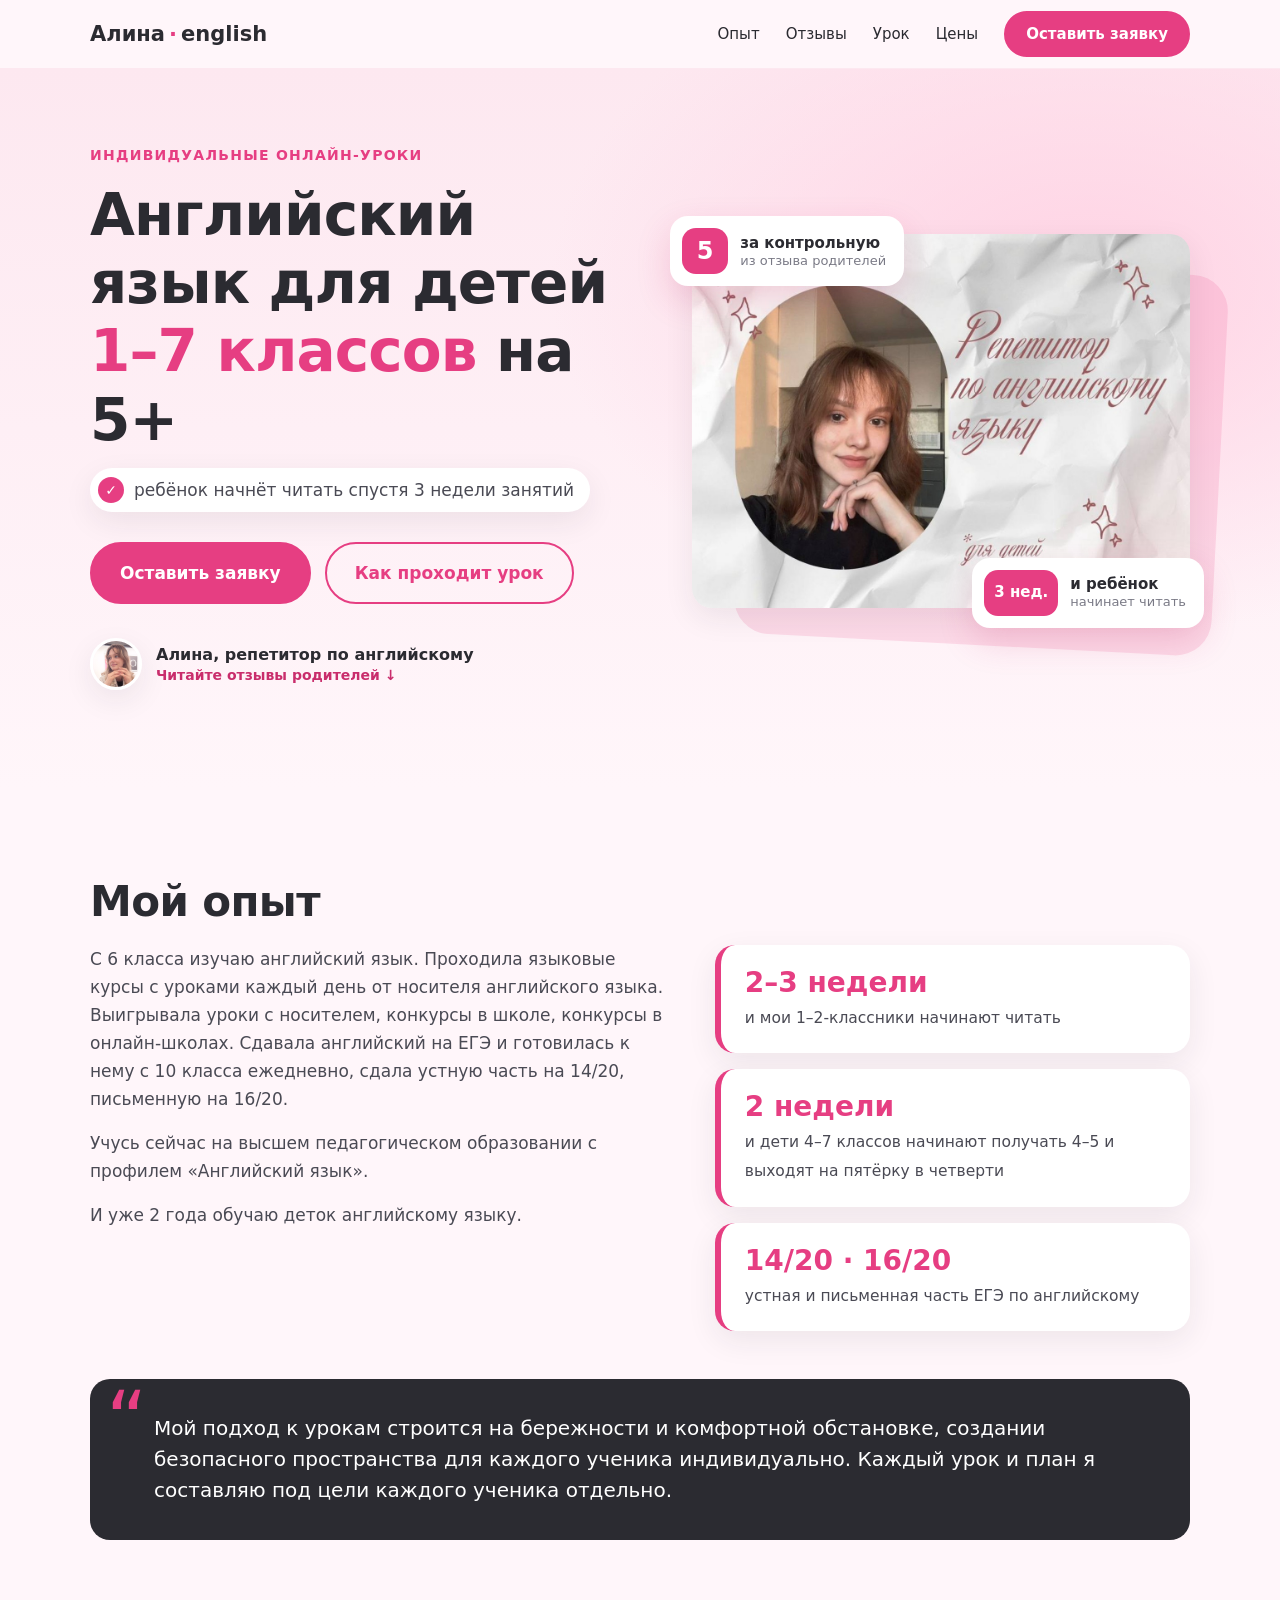
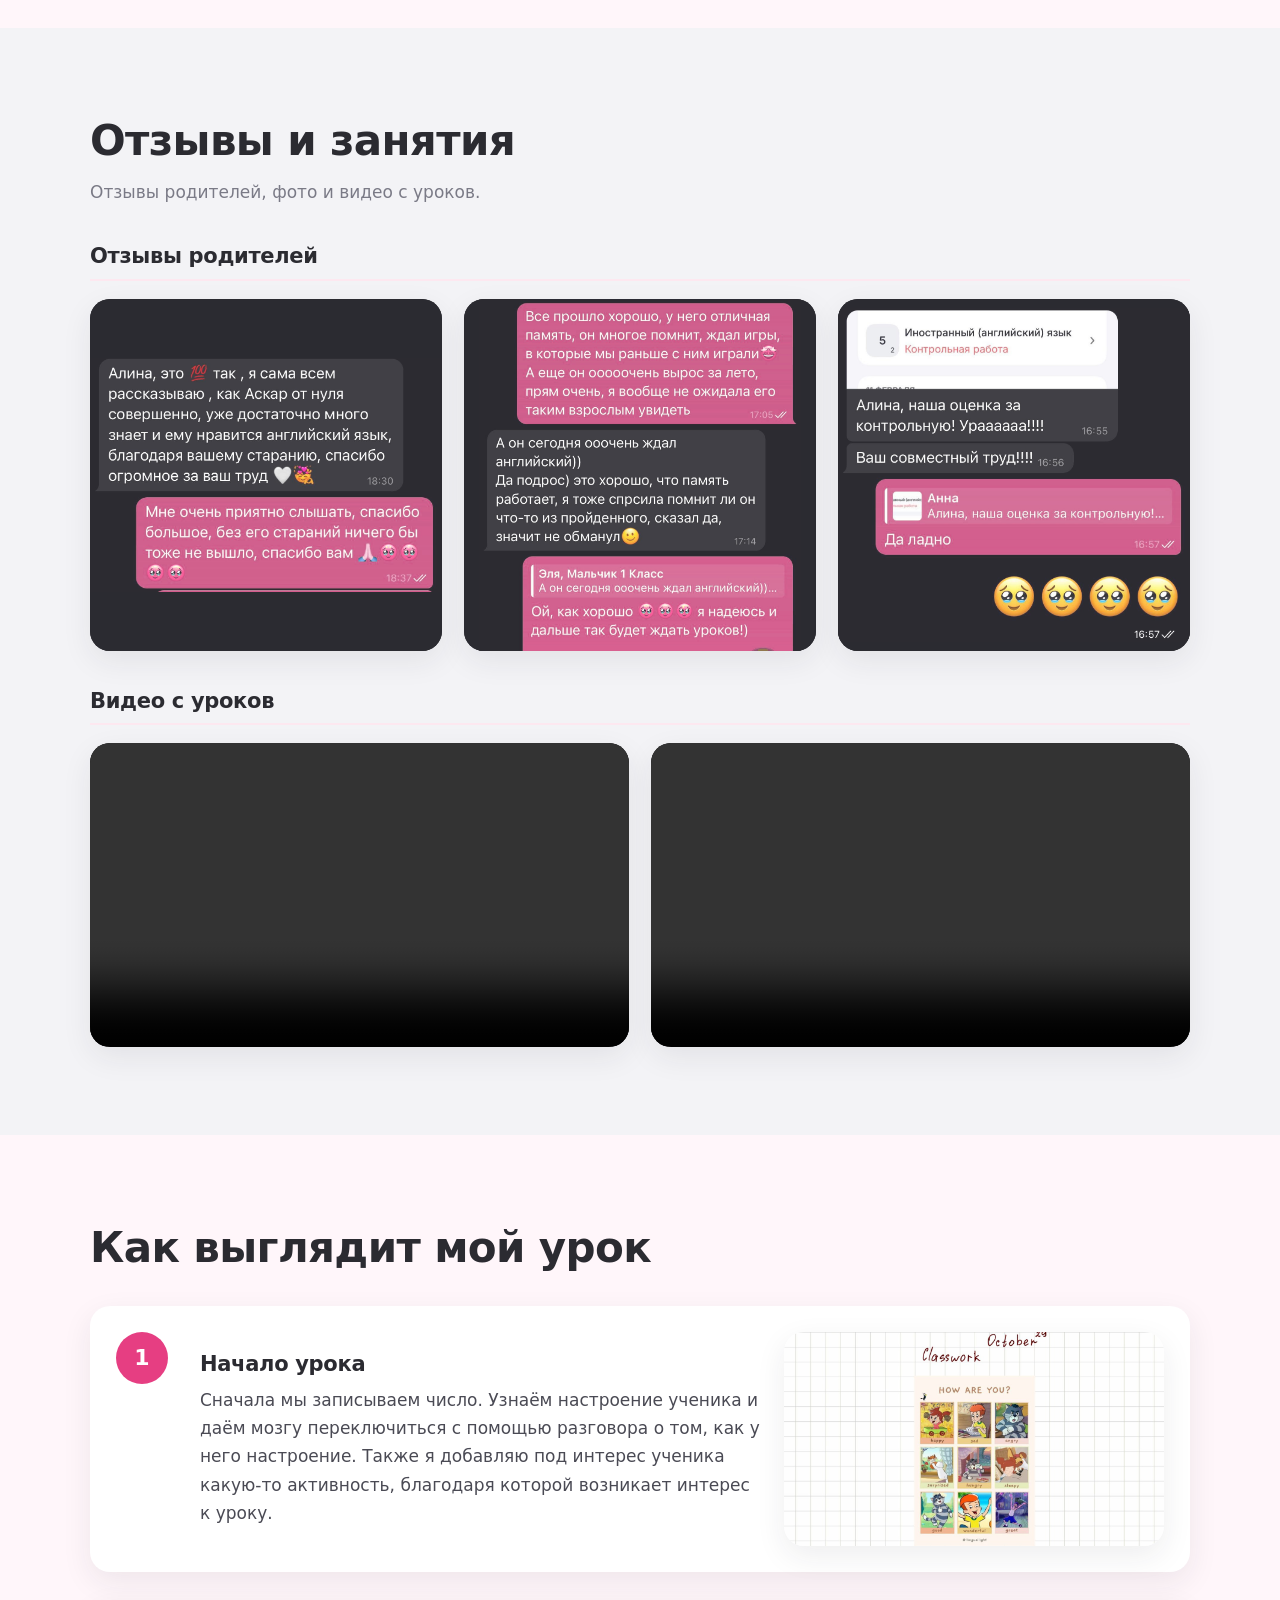
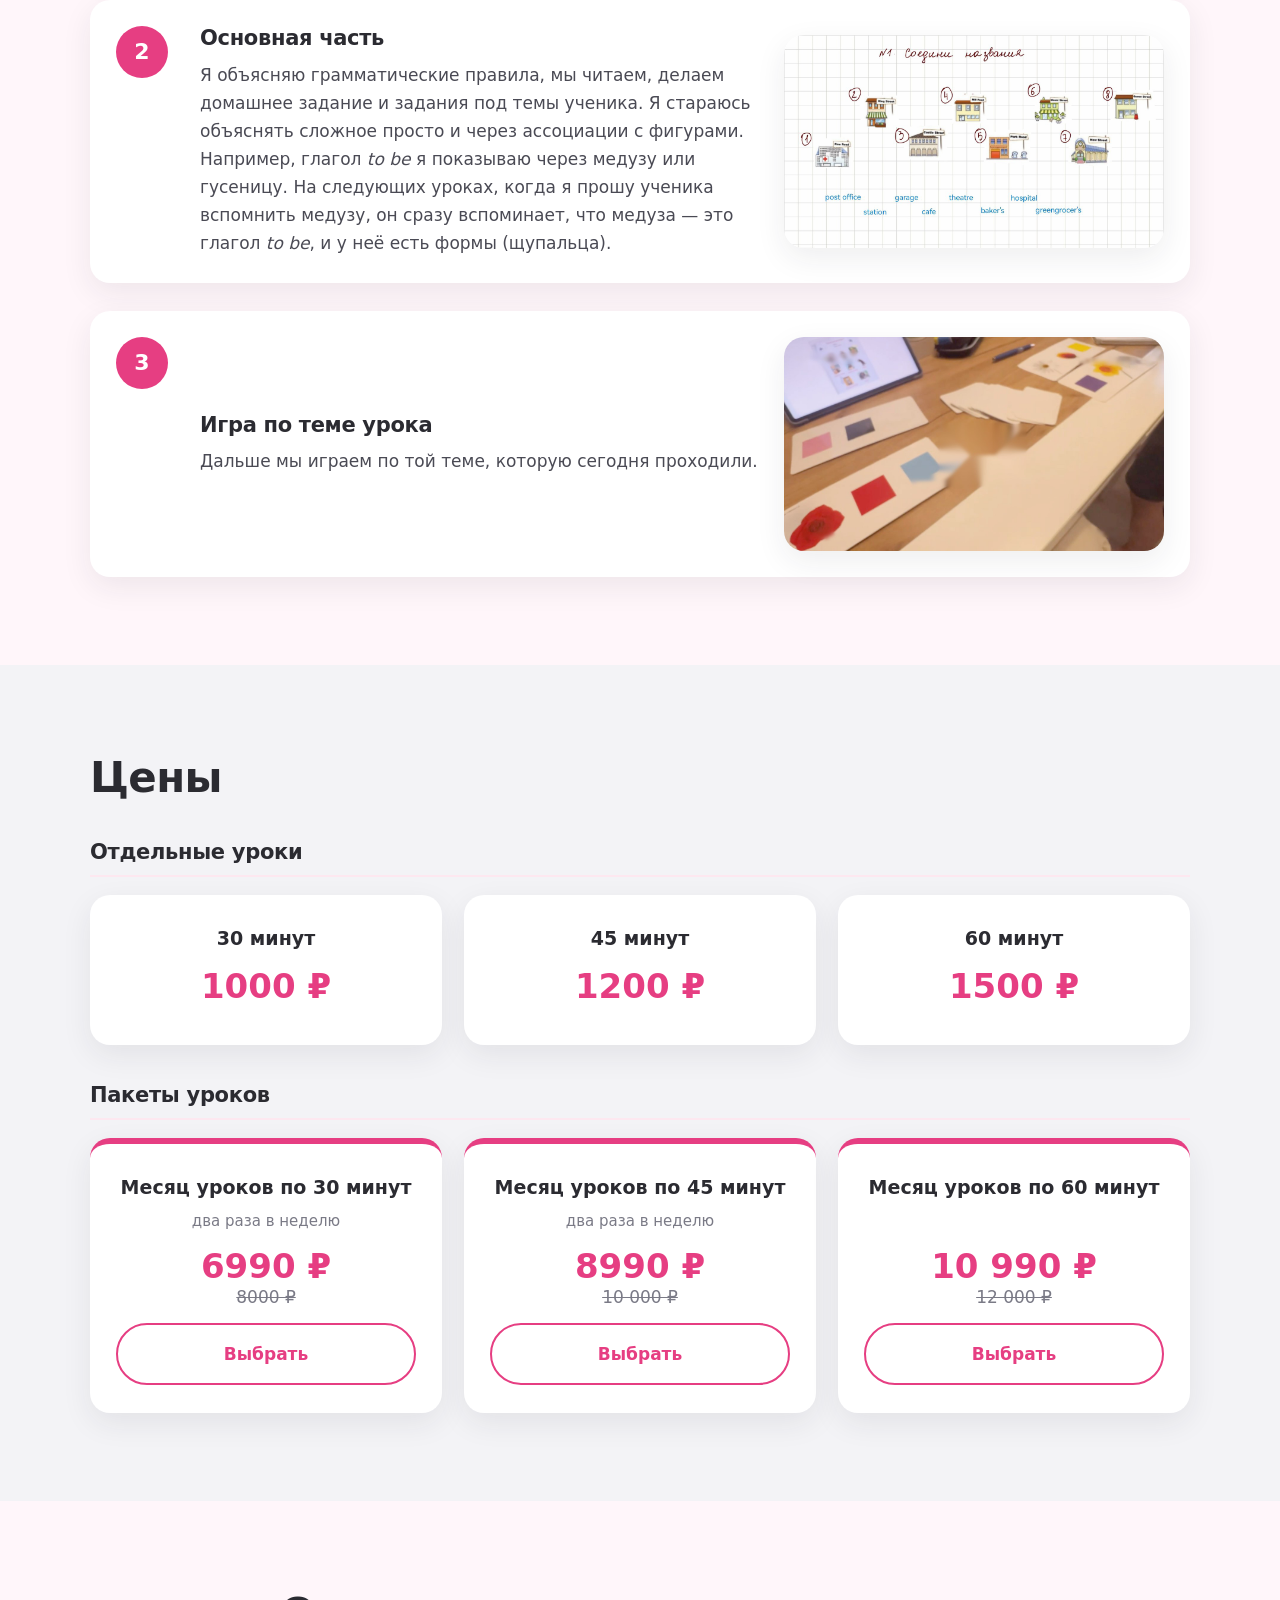
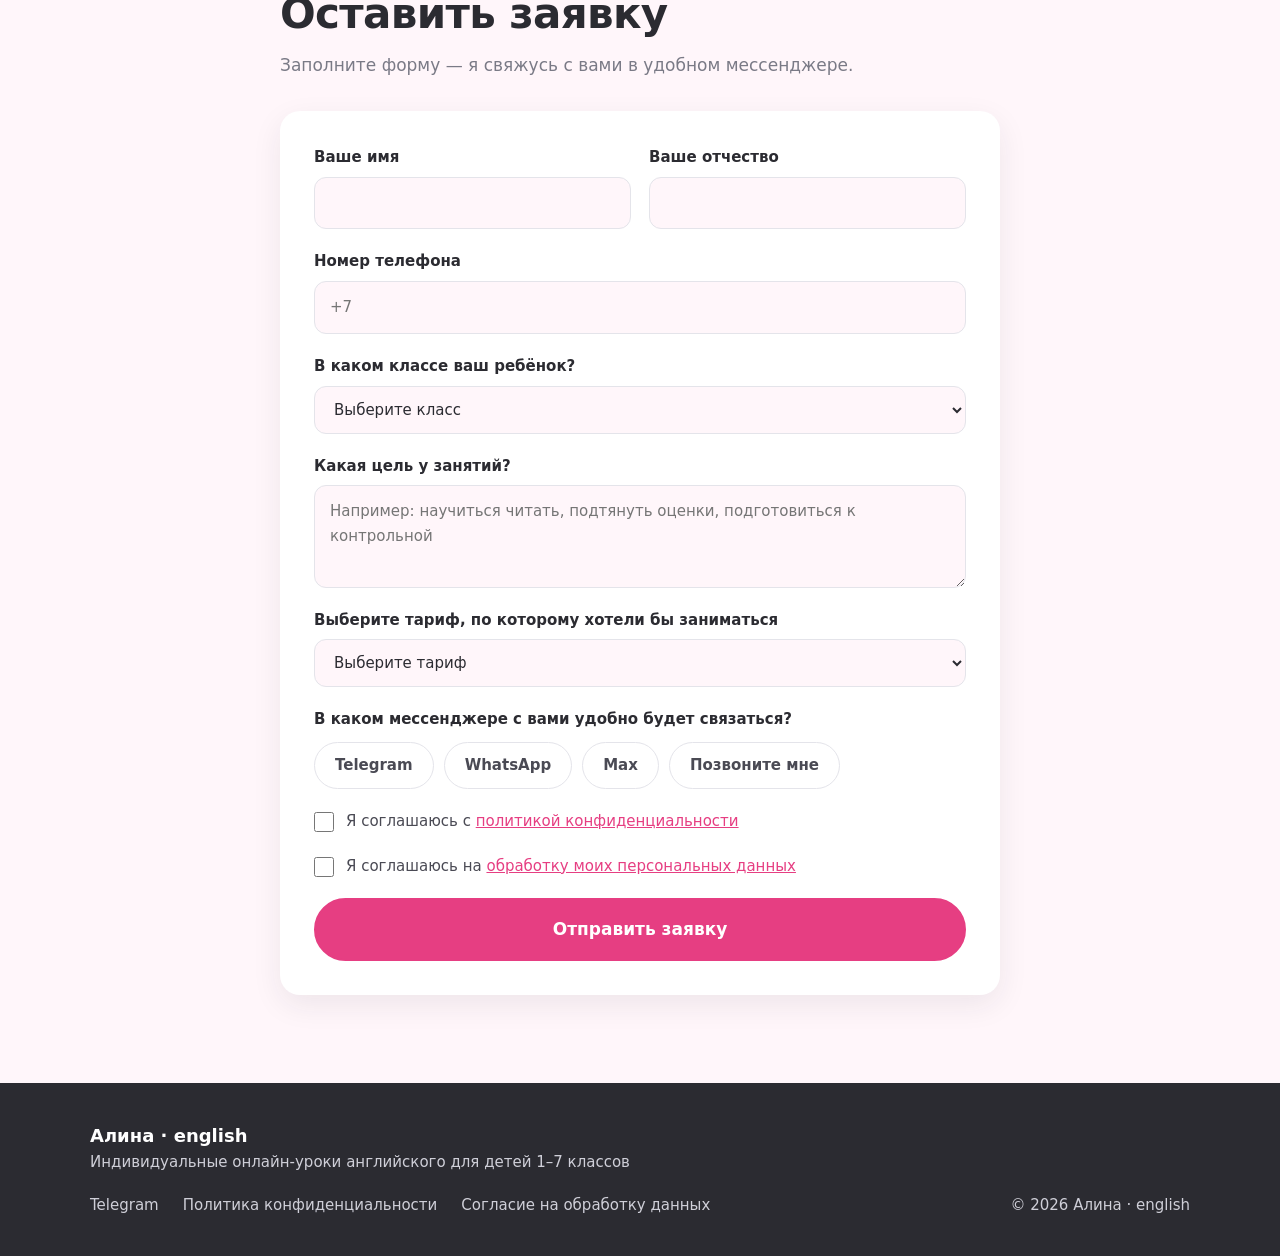
<file: index.html>
<!DOCTYPE html>
<html lang="ru">
<head>
<meta charset="utf-8">
<meta name="viewport" content="width=device-width, initial-scale=1.0">
<title>Алина · english — английский для детей 1–7 классов на 5+</title>
<meta name="description" content="Индивидуальные онлайн-уроки английского для детей 1–7 классов. Бережно, без стресса, с результатом: ребёнок начинает читать через 3 недели занятий.">
<meta property="og:type" content="website">
<meta property="og:title" content="Английский язык для детей 1–7 классов на 5+">
<meta property="og:description" content="Ребёнок начнёт читать спустя 3 недели занятий. Запишитесь на урок к Алине.">
<link rel="icon" type="image/png" href="Avatar.png">
<link rel="stylesheet" href="style.css">
</head>
<body>

<header class="header">
  <div class="container header__inner">
    <a class="logo" href="#top">Алина<span>·</span>english</a>
    <button class="burger" aria-label="Меню" aria-expanded="false" id="burger"><span></span><span></span><span></span></button>
    <nav class="nav" id="nav">
      <a href="#experience">Опыт</a>
      <a href="#proof">Отзывы</a>
      <a href="#lesson">Урок</a>
      <a href="#prices">Цены</a>
      <a class="btn btn--small" href="#apply">Оставить заявку</a>
    </nav>
  </div>
</header>

<main id="top">

<!-- 1. ХУК -->
<section class="hero">
  <div class="container hero__grid">
    <div class="hero__text">
      <p class="eyebrow">Индивидуальные онлайн-уроки</p>
      <h1>Английский язык для детей <em>1–7 классов</em> на 5+</h1>
      <p class="hero__note"><span class="hero__tick" aria-hidden="true">✓</span> ребёнок начнёт читать спустя 3 недели занятий</p>
      <div class="hero__buttons">
        <a class="btn" href="#apply">Оставить заявку</a>
        <a class="btn btn--ghost" href="#lesson">Как проходит урок</a>
      </div>
      <a class="hero__who" href="#proof">
        <img src="Avatar.png" alt="" width="52" height="52">
        <span><b>Алина, репетитор по английскому</b><small>Читайте отзывы родителей ↓</small></span>
      </a>
    </div>

    <div class="hero__visual">
      <!-- Чтобы заменить картинку: положите файл в папку img/ под именем hero-photo.jpg -->
      <div class="media media--tall">
        <span class="media__label">Здесь ваше фото<br><small>img/hero-photo.jpg</small></span>
        <img src="img/hero-photo.jpg" alt="Алина — репетитор по английскому языку для детей" onerror="this.remove()">
      </div>
      <div class="hero__badge hero__badge--top">
        <span class="hero__badge-num">5</span>
        <span>за контрольную<small>из отзыва родителей</small></span>
      </div>
      <div class="hero__badge hero__badge--bottom">
        <span class="hero__badge-num hero__badge-num--wide">3 нед.</span>
        <span>и ребёнок<small>начинает читать</small></span>
      </div>
    </div>
  </div>
</section>

<!-- 2. МОЙ ОПЫТ -->
<section class="section" id="experience">
  <div class="container">
    <h2>Мой опыт</h2>
    <div class="exp__grid">
      <div class="exp__text">
        <p>С 6 класса изучаю английский язык. Проходила языковые курсы с уроками каждый день от носителя английского языка. Выигрывала уроки с носителем, конкурсы в школе, конкурсы в онлайн-школах. Сдавала английский на ЕГЭ и готовилась к нему с 10 класса ежедневно, сдала устную часть на 14/20, письменную на 16/20.</p>
        <p>Учусь сейчас на высшем педагогическом образовании с профилем «Английский язык».</p>
        <p>И уже 2 года обучаю деток английскому языку.</p>
      </div>
      <div class="exp__results">
        <div class="result">
          <b>2–3 недели</b>
          <span>и мои 1–2-классники начинают читать</span>
        </div>
        <div class="result">
          <b>2 недели</b>
          <span>и дети 4–7 классов начинают получать 4–5 и выходят на пятёрку в четверти</span>
        </div>
        <div class="result result--wide">
          <b>14/20 · 16/20</b>
          <span>устная и письменная часть ЕГЭ по английскому</span>
        </div>
      </div>
    </div>

    <blockquote class="approach">
      Мой подход к урокам строится на бережности и комфортной обстановке, создании безопасного пространства для каждого ученика индивидуально. Каждый урок и план я составляю под цели каждого ученика отдельно.
    </blockquote>
  </div>
</section>

<!-- ОТЗЫВЫ, ФОТО, ВИДЕО -->
<section class="section section--gray" id="proof">
  <div class="container">
    <h2>Отзывы и занятия</h2>
    <p class="subtitle">Отзывы родителей, фото и видео с уроков.</p>

    <h3 class="h3-line">Отзывы родителей</h3>
    <div class="grid grid--3">
      <!-- Скриншоты отзывов: img/review-1.jpg, review-2.jpg, review-3.jpg -->
      <div class="media media--review"><span class="media__label">Отзыв 1<br><small>img/review-1.jpg</small></span><img src="img/review-1.jpg" alt="Отзыв родителя" onerror="this.remove()"></div>
      <div class="media media--review"><span class="media__label">Отзыв 2<br><small>img/review-2.jpg</small></span><img src="img/review-2.jpg" alt="Отзыв родителя" onerror="this.remove()"></div>
      <div class="media media--review"><span class="media__label">Отзыв 3<br><small>img/review-3.jpg</small></span><img src="img/review-3.jpg" alt="Отзыв родителя" onerror="this.remove()"></div>
    </div>

    <h3 class="h3-line">Видео с уроков</h3>
    <div class="grid grid--2">
      <!-- Видео: положите файл video-1.mp4 в папку video/ — оно подхватится автоматически.
           Для видео с YouTube/VK замените блок на их <iframe>. -->
      <div class="media media--video">
        <span class="media__label">Видео с урока 1<br><small>video/video-1.mp4</small></span>
        <video controls preload="metadata" playsinline onerror="this.remove()"><source src="video/video-1.mp4" type="video/mp4"></video>
      </div>
      <div class="media media--video">
        <span class="media__label">Видео с урока 2<br><small>video/video-2.mp4</small></span>
        <video controls preload="metadata" playsinline onerror="this.remove()"><source src="video/video-2.mp4" type="video/mp4"></video>
      </div>
    </div>
  </div>
</section>

<!-- КАК ВЫГЛЯДИТ МОЙ УРОК -->
<section class="section" id="lesson">
  <div class="container">
    <h2>Как выглядит мой урок</h2>
    <ol class="lesson">

      <li class="lesson__step">
        <div class="lesson__num">1</div>
        <div class="lesson__body">
          <h3>Начало урока</h3>
          <p>Сначала мы записываем число. Узнаём настроение ученика и даём мозгу переключиться с помощью разговора о том, как у него настроение. Также я добавляю под интерес ученика какую-то активность, благодаря которой возникает интерес к уроку.</p>
        </div>
        <div class="media media--step"><span class="media__label">Картинка начала урока<br><small>img/step-1.jpg</small></span><img src="img/step-1.jpg" alt="Начало урока: записываем число" onerror="this.remove()"></div>
      </li>

      <li class="lesson__step">
        <div class="lesson__num">2</div>
        <div class="lesson__body">
          <h3>Основная часть</h3>
          <p>Я объясняю грамматические правила, мы читаем, делаем домашнее задание и задания под темы ученика. Я стараюсь объяснять сложное просто и через ассоциации с фигурами. Например, глагол <i>to be</i> я показываю через медузу или гусеницу. На следующих уроках, когда я прошу ученика вспомнить медузу, он сразу вспоминает, что медуза — это глагол <i>to be</i>, и у неё есть формы (щупальца).</p>
        </div>
        <div class="media media--step"><span class="media__label">Картинка основной части<br><small>img/step-2.jpg</small></span><img src="img/step-2.jpg" alt="Основная часть урока" onerror="this.remove()"></div>
      </li>

      <li class="lesson__step">
        <div class="lesson__num">3</div>
        <div class="lesson__body">
          <h3>Игра по теме урока</h3>
          <p>Дальше мы играем по той теме, которую сегодня проходили.</p>
        </div>
        <div class="media media--step"><span class="media__label">Картинка игр<br><small>img/step-3.jpg</small></span><img src="img/step-3.jpg" alt="Игра по теме урока" onerror="this.remove()"></div>
      </li>


    </ol>
  </div>
</section>

<!-- 3. ЦЕНЫ -->
<section class="section section--gray" id="prices">
  <div class="container">
    <h2>Цены</h2>

    <h3 class="h3-line">Отдельные уроки</h3>
    <div class="grid grid--3">
      <article class="price-card">
        <p class="price-card__len">30 минут</p>
        <p class="price-card__sum">1000 ₽</p>
      </article>
      <article class="price-card">
        <p class="price-card__len">45 минут</p>
        <p class="price-card__sum">1200 ₽</p>
      </article>
      <article class="price-card">
        <p class="price-card__len">60 минут</p>
        <p class="price-card__sum">1500 ₽</p>
      </article>
    </div>

    <h3 class="h3-line">Пакеты уроков</h3>
    <div class="grid grid--3">
      <article class="price-card price-card--pack">
        <p class="price-card__len">Месяц уроков по 30 минут</p>
        <p class="price-card__freq">два раза в неделю</p>
        <p class="price-card__sum">6990 ₽ <s>8000 ₽</s></p>
        <a class="btn btn--ghost btn--block" href="#apply" data-tariff="pack30">Выбрать</a>
      </article>
      <article class="price-card price-card--pack">
        <p class="price-card__len">Месяц уроков по 45 минут</p>
        <p class="price-card__freq">два раза в неделю</p>
        <p class="price-card__sum">8990 ₽ <s>10 000 ₽</s></p>
        <a class="btn btn--ghost btn--block" href="#apply" data-tariff="pack45">Выбрать</a>
      </article>
      <article class="price-card price-card--pack">
        <p class="price-card__len">Месяц уроков по 60 минут</p>
        <p class="price-card__freq">&nbsp;</p>
        <p class="price-card__sum">10 990 ₽ <s>12 000 ₽</s></p>
        <a class="btn btn--ghost btn--block" href="#apply" data-tariff="pack60">Выбрать</a>
      </article>
    </div>
  </div>
</section>

<!-- 4. ФОРМА -->
<section class="section" id="apply">
  <div class="container container--narrow">
    <h2>Оставить заявку</h2>
    <p class="subtitle">Заполните форму — я свяжусь с вами в удобном мессенджере.</p>

    <!-- Заявки отправляются через Formspree (адрес в action). Смотреть их: formspree.io → ваша форма → Submissions. -->
    <form class="form" id="leadForm" action="https://formspree.io/f/xzeeqlzn" method="post" novalidate>
      <div class="form__row">
        <label>Ваше имя
          <input type="text" name="name" required autocomplete="given-name">
        </label>
        <label>Ваше отчество
          <input type="text" name="patronymic" autocomplete="additional-name">
        </label>
      </div>

      <label>Номер телефона
        <input type="tel" name="phone" required autocomplete="tel" placeholder="+7">
      </label>

      <label>В каком классе ваш ребёнок?
        <select name="grade" required>
          <option value="" disabled selected>Выберите класс</option>
          <option>1 класс</option><option>2 класс</option><option>3 класс</option>
          <option>4 класс</option><option>5 класс</option><option>6 класс</option>
          <option>7 класс</option><option>Другой класс</option>
        </select>
      </label>

      <label>Какая цель у занятий?
        <textarea name="goal" rows="3" required placeholder="Например: научиться читать, подтянуть оценки, подготовиться к контрольной"></textarea>
      </label>

      <label>Выберите тариф, по которому хотели бы заниматься
        <select name="tariff" id="tariffSelect" required>
          <option value="" disabled selected>Выберите тариф</option>
          <optgroup label="Отдельные уроки">
            <option value="lesson30">Урок 30 минут — 1000 ₽</option>
            <option value="lesson45">Урок 45 минут — 1200 ₽</option>
            <option value="lesson60">Урок 60 минут — 1500 ₽</option>
          </optgroup>
          <optgroup label="Пакеты уроков (месяц)">
            <option value="pack30">Месяц по 30 минут, 2 раза в неделю — 6990 ₽</option>
            <option value="pack45">Месяц по 45 минут, 2 раза в неделю — 8990 ₽</option>
            <option value="pack60">Месяц по 60 минут — 10 990 ₽</option>
          </optgroup>
        </select>
      </label>

      <fieldset class="messengers">
        <legend>В каком мессенджере с вами удобно будет связаться?</legend>
        <label class="chip"><input type="radio" name="messenger" value="Telegram" required><span>Telegram</span></label>
        <label class="chip"><input type="radio" name="messenger" value="WhatsApp"><span>WhatsApp</span></label>
        <label class="chip"><input type="radio" name="messenger" value="Max"><span>Max</span></label>
        <label class="chip"><input type="radio" name="messenger" value="Звонок"><span>Позвоните мне</span></label>
      </fieldset>

      <label class="check">
        <input type="checkbox" name="agree_privacy" required>
        <span>Я соглашаюсь с <a href="privacy.html#policy" target="_blank">политикой конфиденциальности</a></span>
      </label>
      <label class="check">
        <input type="checkbox" name="agree_data" required>
        <span>Я соглашаюсь на <a href="privacy.html#consent" target="_blank">обработку моих персональных данных</a></span>
      </label>

      <button class="btn btn--block" type="submit" id="submitBtn">Отправить заявку</button>
      <p class="form__error" id="formError" role="alert" hidden></p>
    </form>

    <div class="thanks" id="thanks" hidden>
      <div class="thanks__icon">♥</div>
      <h3>Спасибо!</h3>
      <p>Скоро я свяжусь с вами в оставленном вами удобном мессенджере!</p>
    </div>
  </div>
</section>

</main>

<footer class="footer">
  <div class="container footer__inner">
    <div>
      <b>Алина · english</b>
      <span>Индивидуальные онлайн-уроки английского для детей 1–7 классов</span>
    </div>
    <div class="footer__links">
      <a href="https://t.me/turkinaa" target="_blank" rel="noopener">Telegram</a>
      <a href="privacy.html#policy">Политика конфиденциальности</a>
      <a href="privacy.html#consent">Согласие на обработку данных</a>
    </div>
    <span>© 2026 Алина · english</span>
  </div>
</footer>

<script src="script.js"></script>
</body>
</html>
</file>
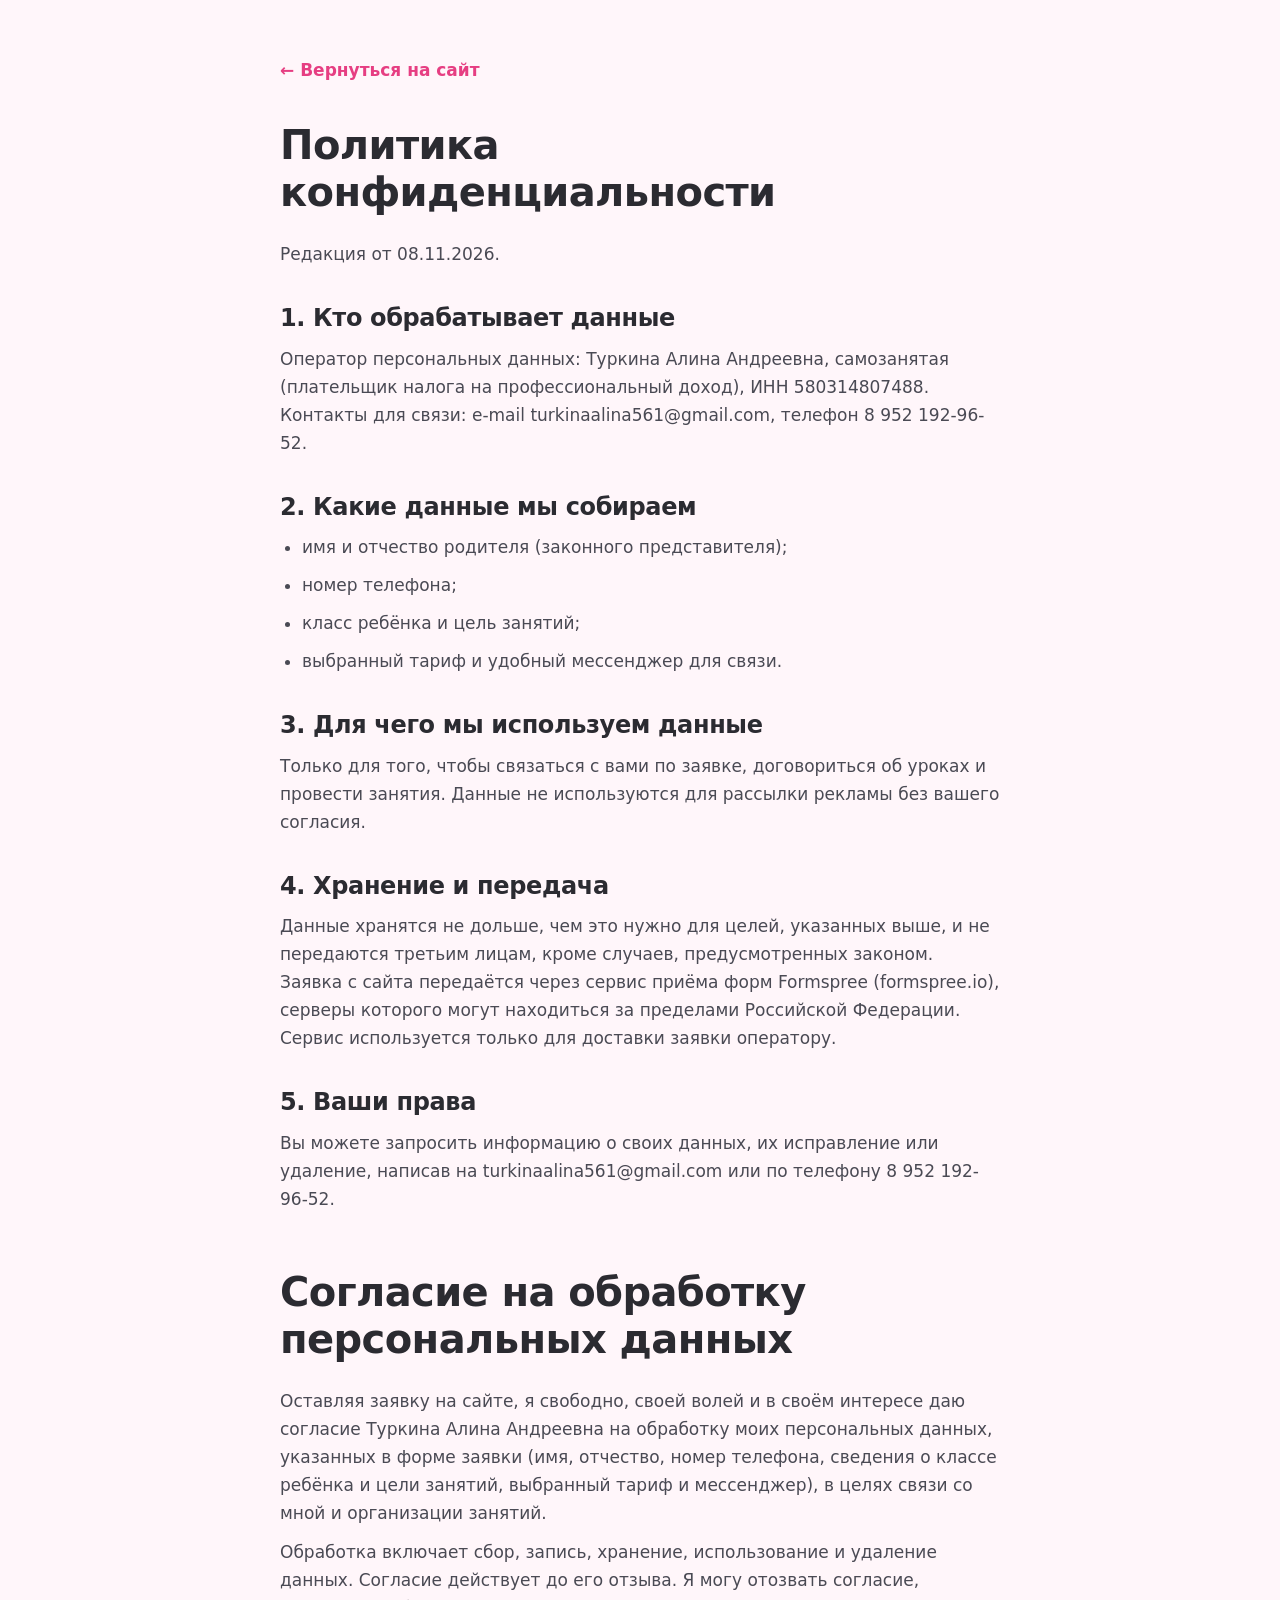
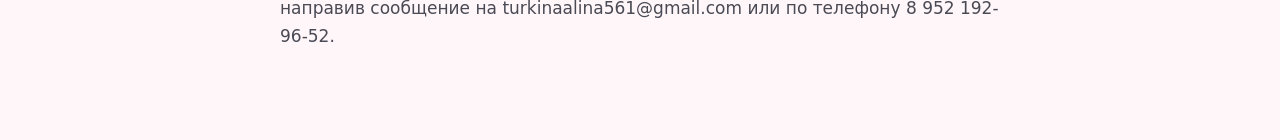
<file: privacy.html>
<!DOCTYPE html>
<html lang="ru">
<head>
<meta charset="utf-8">
<meta name="viewport" content="width=device-width, initial-scale=1.0">
<title>Политика конфиденциальности — Алина · english</title>
<meta name="robots" content="noindex">
<link rel="stylesheet" href="style.css">
<style>
  .doc{padding:56px 0 80px}
  .doc h1{font-size:clamp(28px,4vw,40px);margin-bottom:24px}
  .doc h2{font-size:24px;margin:36px 0 12px}
  .doc p,.doc li{color:var(--gray-700);margin-bottom:10px}
  .doc ul{list-style:disc;padding-left:22px}
  .doc .warn{background:var(--pink-soft);border-left:6px solid var(--pink);padding:16px 20px;border-radius:12px;margin-bottom:32px;color:var(--ink)}
  .doc .back{display:inline-block;margin-bottom:24px;color:var(--pink);font-weight:600}
</style>
</head>
<body>
<main class="doc">
  <div class="container container--narrow">
    <a class="back" href="index.html">← Вернуться на сайт</a>


    <h1 id="policy">Политика конфиденциальности</h1>
    <p>Редакция от 08.11.2026.</p>

    <h2>1. Кто обрабатывает данные</h2>
    <p>Оператор персональных данных: Туркина Алина Андреевна, самозанятая (плательщик налога на профессиональный доход), ИНН 580314807488. Контакты для связи: e-mail turkinaalina561@gmail.com, телефон 8 952 192-96-52.</p>

    <h2>2. Какие данные мы собираем</h2>
    <ul>
      <li>имя и отчество родителя (законного представителя);</li>
      <li>номер телефона;</li>
      <li>класс ребёнка и цель занятий;</li>
      <li>выбранный тариф и удобный мессенджер для связи.</li>
    </ul>

    <h2>3. Для чего мы используем данные</h2>
    <p>Только для того, чтобы связаться с вами по заявке, договориться об уроках и провести занятия. Данные не используются для рассылки рекламы без вашего согласия.</p>

    <h2>4. Хранение и передача</h2>
    <p>Данные хранятся не дольше, чем это нужно для целей, указанных выше, и не передаются третьим лицам, кроме случаев, предусмотренных законом. Заявка с сайта передаётся через сервис приёма форм Formspree (formspree.io), серверы которого могут находиться за пределами Российской Федерации. Сервис используется только для доставки заявки оператору.</p>

    <h2>5. Ваши права</h2>
    <p>Вы можете запросить информацию о своих данных, их исправление или удаление, написав на turkinaalina561@gmail.com или по телефону 8 952 192-96-52.</p>

    <h1 id="consent" style="margin-top:56px">Согласие на обработку персональных данных</h1>
    <p>Оставляя заявку на сайте, я свободно, своей волей и в своём интересе даю согласие Туркина Алина Андреевна на обработку моих персональных данных, указанных в форме заявки (имя, отчество, номер телефона, сведения о классе ребёнка и цели занятий, выбранный тариф и мессенджер), в целях связи со мной и организации занятий.</p>
    <p>Обработка включает сбор, запись, хранение, использование и удаление данных. Согласие действует до его отзыва. Я могу отозвать согласие, направив сообщение на turkinaalina561@gmail.com или по телефону 8 952 192-96-52.</p>
  </div>
</main>
</body>
</html>
</file>
<file: style.css>
:root{
  --pink:#e63e82;
  --pink-dark:#c92d6c;
  --pink-soft:#fde8f0;
  --pink-bg:#fff6fa;
  --ink:#2b2b31;
  --gray-700:#4a4a54;
  --gray-500:#7a7a86;
  --gray-200:#e4e4ea;
  --gray-100:#f3f3f6;
  --white:#fff;
  --radius:20px;
  --shadow:0 10px 30px rgba(43,43,49,.08);
  --font:"Inter","Segoe UI",system-ui,-apple-system,Roboto,Arial,sans-serif;
}
*{box-sizing:border-box;margin:0;padding:0}
html{scroll-behavior:smooth;scroll-padding-top:76px}
body{font-family:var(--font);color:var(--ink);background:var(--pink-bg);line-height:1.65;font-size:17px;-webkit-font-smoothing:antialiased}
img,video{max-width:100%;display:block}
a{color:inherit;text-decoration:none}
ol,ul{list-style:none}
[hidden]{display:none!important}

.container{width:100%;max-width:1140px;margin:0 auto;padding:0 20px}
.container--narrow{max-width:760px}

h1,h2,h3{line-height:1.18;font-weight:800;letter-spacing:-.015em}
h1{font-size:clamp(34px,5.2vw,58px);margin:14px 0 14px}
h1 em{font-style:normal;color:var(--pink)}
h2{font-size:clamp(28px,3.8vw,42px);margin-bottom:18px}
h3{font-size:21px;margin-bottom:10px}
.subtitle{color:var(--gray-500);margin:-6px 0 32px;max-width:620px}
.eyebrow{color:var(--pink);font-weight:700;font-size:14px;text-transform:uppercase;letter-spacing:.09em}
.h3-line{margin:38px 0 18px;padding-bottom:10px;border-bottom:2px solid var(--pink-soft)}

/* Buttons */
.btn{display:inline-block;background:var(--pink);color:#fff;font:inherit;font-weight:700;padding:15px 28px;border-radius:999px;border:2px solid var(--pink);cursor:pointer;transition:.2s;text-align:center}
.btn:hover{background:var(--pink-dark);border-color:var(--pink-dark)}
.btn--ghost{background:transparent;color:var(--pink)}
.btn--ghost:hover{background:var(--pink);color:#fff}
.btn--small{padding:9px 20px;font-size:15px}
.btn--block{display:block;width:100%}

/* Header */
.header{position:sticky;top:0;z-index:50;background:rgba(255,246,250,.94);backdrop-filter:blur(8px);border-bottom:1px solid var(--pink-soft)}
.header__inner{display:flex;align-items:center;justify-content:space-between;height:68px}
.logo{font-weight:800;font-size:21px}
.logo span{color:var(--pink);margin:0 4px}
.nav{display:flex;align-items:center;gap:26px;font-size:15px;font-weight:500}
.nav a:not(.btn):hover{color:var(--pink)}
.burger{display:none;background:none;border:0;width:42px;height:42px;cursor:pointer;flex-direction:column;justify-content:center;align-items:center;gap:6px}
.burger span{display:block;width:24px;height:2px;background:var(--ink);border-radius:2px}

/* Media placeholders */
.media{position:relative;overflow:hidden;border-radius:var(--radius);background:repeating-linear-gradient(135deg,var(--gray-100),var(--gray-100) 14px,#eceaf0 14px,#eceaf0 28px);border:2px dashed #d3b3c4;display:grid;place-items:center;text-align:center;box-shadow:var(--shadow)}
.media__label{color:var(--gray-500);font-weight:600;font-size:15px;padding:12px}
.media__label small{display:block;font-weight:400;font-size:12px;margin-top:4px;color:var(--pink)}
.media img,.media video{position:absolute;inset:0;width:100%;height:100%;object-fit:cover;background:var(--gray-100)}
.media:has(img),.media:has(video){border:0;background:none}
.media--tall{aspect-ratio:4/3}
.media--vibe{aspect-ratio:4/3}
.media--review{aspect-ratio:3/4}
.media--review:has(img){aspect-ratio:1/1;background:#2b2b31}
.media--review:has(img) .media__label{display:none}
.media--review img{object-fit:contain;background:#2b2b31}
.media--photo{aspect-ratio:4/3}
.media--video{aspect-ratio:16/9;background:var(--gray-200)}
.media--video video{object-fit:contain;background:#000}
.media--step{aspect-ratio:16/9}

/* Hero */
.hero{position:relative;overflow:hidden;display:flex;align-items:center;min-height:min(720px,calc(100vh - 68px));padding:56px 0 72px;background:radial-gradient(60% 70% at 85% 30%,#ffd3e4 0,rgba(255,211,228,0) 70%),linear-gradient(180deg,var(--pink-soft) 0,var(--pink-bg) 100%)}
.hero>.container{position:relative}
.hero__grid{display:grid;grid-template-columns:1.05fr .95fr;gap:52px;align-items:center}
.hero__note{display:inline-flex;align-items:center;gap:10px;color:var(--gray-700);font-size:17px;margin-bottom:30px;padding:8px 16px 8px 8px;background:var(--white);border-radius:999px;box-shadow:var(--shadow)}
.hero__tick{display:grid;place-items:center;width:26px;height:26px;border-radius:50%;background:var(--pink);color:var(--white);font-size:14px;font-weight:800}
.hero__who{display:inline-flex;align-items:center;gap:14px;margin-top:34px}
.hero__who img{width:52px;height:52px;border-radius:50%;object-fit:cover;border:3px solid var(--white);box-shadow:var(--shadow)}
.hero__who span{display:flex;flex-direction:column;line-height:1.3}
.hero__who b{font-size:16px}
.hero__who small{font-size:14px;color:var(--pink-dark);font-weight:600}
.hero__who:hover small{text-decoration:underline}
.hero__buttons{display:flex;flex-wrap:wrap;gap:14px}
.hero__visual{position:relative}
.hero__visual::before{content:"";position:absolute;inset:8% -6% -10% 10%;border-radius:36px;background:var(--pink);opacity:.14;transform:rotate(3deg)}
.hero__visual .media{position:relative}
.hero__badge{position:absolute;z-index:2;display:flex;align-items:center;gap:12px;padding:12px 18px 12px 12px;background:var(--white);border-radius:18px;box-shadow:0 14px 34px rgba(201,45,108,.18);font-weight:700;font-size:15px;line-height:1.25}
.hero__badge small{display:block;font-weight:500;font-size:13px;color:var(--gray-500)}
.hero__badge-num{display:grid;place-items:center;min-width:46px;height:46px;border-radius:14px;background:var(--pink);color:var(--white);font-size:24px;font-weight:800}
.hero__badge-num--wide{font-size:15px;padding:0 10px;min-width:62px}
.hero__badge--top{top:-18px;left:-22px}
.hero__badge--bottom{bottom:-20px;right:-14px}
.hero__visual .media--tall{width:100%}
.hero__visual .media--vibe{position:absolute;right:0;bottom:0;width:56%;border:6px solid var(--pink-bg)}
.hero__visual .media--vibe:has(img){border-color:var(--pink-bg)}

/* Sections */
.section{padding:88px 0}
.section--gray{background:var(--gray-100)}
.grid{display:grid;gap:22px}
.grid--3{grid-template-columns:repeat(3,1fr)}
.grid--2{grid-template-columns:repeat(2,1fr)}

/* Experience */
.exp__grid{display:grid;grid-template-columns:1.1fr .9fr;gap:44px;align-items:start}
.exp__text p{margin-bottom:16px;color:var(--gray-700)}
.exp__results{display:grid;gap:16px}
.result{background:#fff;border-radius:var(--radius);padding:22px 24px;box-shadow:var(--shadow);border-left:6px solid var(--pink)}
.result b{display:block;font-size:28px;color:var(--pink);line-height:1.15;margin-bottom:4px}
.result span{color:var(--gray-700);font-size:15.5px}
.approach{margin-top:48px;background:var(--ink);color:#fff;border-radius:var(--radius);padding:34px 38px;font-size:20px;line-height:1.55;position:relative}
.approach::before{content:"“";position:absolute;top:2px;left:16px;font-size:80px;color:var(--pink);line-height:1}
.approach{padding-left:64px}

/* Lesson */
.lesson{display:grid;gap:28px;margin-top:34px}
.lesson__step{display:grid;grid-template-columns:60px 1fr 380px;gap:24px;align-items:center;background:#fff;border-radius:var(--radius);padding:26px;box-shadow:var(--shadow)}
.lesson__step:nth-child(even){grid-template-columns:60px 1fr 380px}
.lesson__num{width:52px;height:52px;border-radius:50%;background:var(--pink);color:#fff;display:grid;place-items:center;font-weight:800;font-size:22px;align-self:start}
.lesson__body p{color:var(--gray-700)}

/* Prices */
.price-card{background:#fff;border-radius:var(--radius);padding:28px 26px;box-shadow:var(--shadow);text-align:center;display:flex;flex-direction:column;gap:6px}
.price-card__len{font-weight:700;font-size:19px}
.price-card__freq{color:var(--gray-500);font-size:15px;min-height:1.6em}
.price-card__sum{font-size:34px;font-weight:800;color:var(--pink);line-height:1.2;margin:6px 0 10px}
.price-card__sum s{display:block;font-size:17px;color:var(--gray-500);font-weight:500}
.price-card--pack{border-top:6px solid var(--pink)}
.price-card--pack .btn{margin-top:auto}

/* Form */
.form{background:#fff;border-radius:var(--radius);padding:34px;box-shadow:var(--shadow);display:grid;gap:20px}
.form__row{display:grid;grid-template-columns:1fr 1fr;gap:18px}
.form label,.form legend{font-weight:600;font-size:15px}
.form label{display:grid;gap:7px}
.form input[type=text],.form input[type=tel],.form select,.form textarea{font:inherit;font-weight:400;padding:13px 15px;border:1.5px solid var(--gray-200);border-radius:12px;background:var(--pink-bg);color:var(--ink);width:100%}
.form textarea{resize:vertical}
.form input:focus,.form select:focus,.form textarea:focus{outline:none;border-color:var(--pink);background:#fff}
.form .invalid{border-color:#d93025!important}
.messengers{border:0;display:flex;flex-wrap:wrap;gap:10px}
.messengers legend{margin-bottom:10px;width:100%}
.chip{display:block!important}
.chip input{position:absolute;opacity:0;pointer-events:none}
.chip span{display:inline-block;padding:10px 20px;border:1.5px solid var(--gray-200);border-radius:999px;cursor:pointer;font-weight:600;color:var(--gray-700);transition:.15s}
.chip input:checked + span{background:var(--pink);border-color:var(--pink);color:#fff}
.chip input:focus-visible + span{outline:3px solid var(--pink-soft)}
.form .check{display:flex;gap:12px;align-items:flex-start;font-weight:400;font-size:15px;color:var(--gray-700)}
.check input{width:20px;height:20px;margin-top:3px;accent-color:var(--pink);flex:none}
.check a{color:var(--pink);text-decoration:underline}
.form__error{color:#d93025;font-size:15px;text-align:center}
.thanks{background:#fff;border-radius:var(--radius);padding:48px 30px;text-align:center;box-shadow:var(--shadow);border-top:6px solid var(--pink)}
.thanks__icon{font-size:48px;color:var(--pink);line-height:1;margin-bottom:12px}
.thanks p{color:var(--gray-700);font-size:19px}

/* Footer */
.footer{background:var(--ink);color:#cfcfd8;padding:38px 0;font-size:15px}
.footer__inner{display:flex;flex-wrap:wrap;gap:18px 40px;align-items:center;justify-content:space-between}
.footer b{color:#fff;display:block;font-size:18px}
.footer__links{display:flex;flex-wrap:wrap;gap:8px 24px}
.footer a:hover{color:var(--pink)}

/* Responsive */
@media (max-width:980px){
  .hero__grid,.exp__grid{grid-template-columns:1fr;gap:36px}
  .hero{min-height:0;padding:40px 0 56px}
  .hero__visual{max-width:480px;margin:0 8px}
  .hero__badge--top{left:-12px}
  .hero__badge--bottom{right:-12px}
  .grid--3{grid-template-columns:1fr 1fr}
  .lesson__step,.lesson__step:nth-child(even){grid-template-columns:52px 1fr}
  .lesson__step .media{grid-column:1 / -1}
}
@media (max-width:820px){
  .burger{display:flex}
  .nav{position:absolute;top:68px;left:0;right:0;background:var(--pink-bg);border-bottom:1px solid var(--pink-soft);flex-direction:column;align-items:stretch;gap:0;padding:8px 20px 18px;display:none}
  .nav.is-open{display:flex}
  .nav a{padding:12px 0}
  .nav .btn{margin-top:8px}
}
@media (max-width:600px){
  body{font-size:16px}
  .section{padding:62px 0}
  .grid--3,.grid--2{grid-template-columns:1fr}
  .form{padding:22px}
  .form__row{grid-template-columns:1fr}
  .approach{padding:26px 22px 26px 22px;font-size:18px}
  .approach::before{display:none}
  .hero__visual .media--tall{width:100%}
}
</file>
